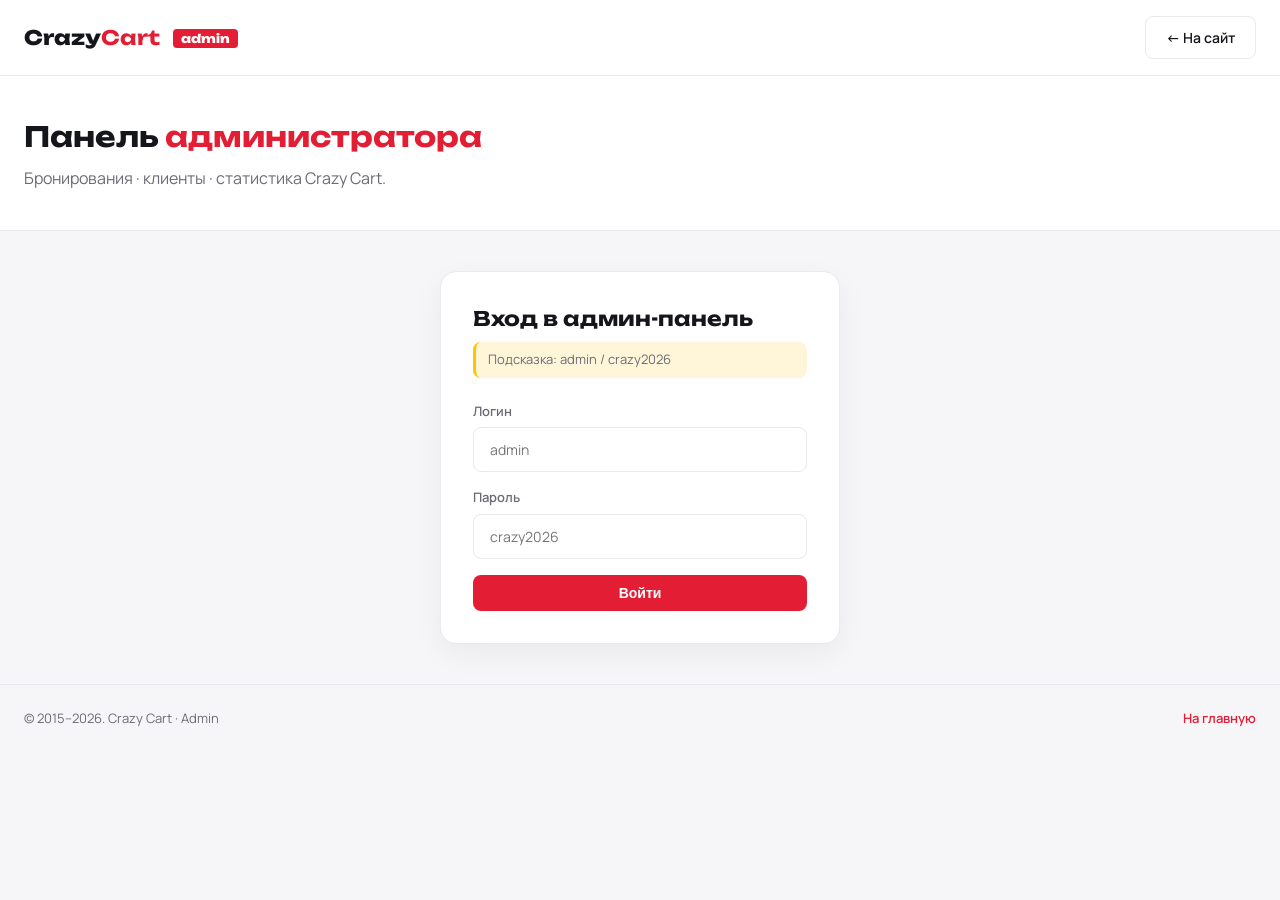
<file: admin.html>
<!DOCTYPE html>
<html lang="ru">
<head>
<meta charset="UTF-8">
<meta name="viewport" content="width=device-width, initial-scale=1.0">
<title>Админ-панель — Crazy Cart Якутск</title>
<link rel="icon" href="data:image/svg+xml,%3Csvg xmlns='http://www.w3.org/2000/svg' viewBox='0 0 100 100'%3E%3Crect width='100' height='100' rx='20' fill='%23e31e34'/%3E%3Ctext x='50' y='68' font-size='58' text-anchor='middle' fill='white' font-family='Arial' font-weight='bold'%3EA%3C/text%3E%3C/svg%3E">
<link rel="preconnect" href="https://fonts.googleapis.com">
<link rel="preconnect" href="https://fonts.gstatic.com" crossorigin>
<link href="https://fonts.googleapis.com/css2?family=Manrope:wght@400;500;600;700;800&family=Unbounded:wght@400;500;600;700;800&display=swap" rel="stylesheet">
<style>
/* Базовые стили для админки (упрощенные, чтобы работало сразу) */
:root { --red: #e31e34; --red-dark: #b91d47; --yellow: #ffc400; --bg: #f6f6f8; --text: #15151c; --muted: #6b6b76; --line: #e9e9ee; }
* { margin: 0; padding: 0; box-sizing: border-box; }
body { font-family: 'Manrope', sans-serif; background: var(--bg); color: var(--text); line-height: 1.5; }
.container { max-width: 1280px; margin: 0 auto; padding: 0 24px; }
.header { background: #fff; border-bottom: 1px solid var(--line); padding: 16px 0; }
.header__inner { display: flex; justify-content: space-between; align-items: center; }
.logo { font-family: 'Unbounded', sans-serif; font-weight: 800; font-size: 20px; color: var(--text); text-decoration: none; }
.logo b { color: var(--red); }
.logo__tag { font-size: 12px; background: var(--red); color: #fff; padding: 2px 8px; border-radius: 4px; vertical-align: middle; margin-left: 8px; }
.btn { display: inline-flex; align-items: center; justify-content: center; padding: 10px 20px; border-radius: 8px; font-weight: 600; font-size: 14px; text-decoration: none; cursor: pointer; border: none; transition: 0.2s; }
.btn--outline { background: transparent; border: 1px solid var(--line); color: var(--text); }
.btn--outline:hover { border-color: var(--red); color: var(--red); }
.btn--primary { background: var(--red); color: #fff; }
.btn--primary:hover { background: var(--red-dark); }
.btn--block { width: 100%; }
.admin-hero { padding: 40px 0; background: #fff; border-bottom: 1px solid var(--line); margin-bottom: 32px; }
.admin-hero__title { font-family: 'Unbounded', sans-serif; font-size: 28px; font-weight: 700; }
.admin-hero__title span { color: var(--red); }
.admin-hero__sub { color: var(--muted); margin-top: 8px; }
.admin-login-section { max-width: 400px; margin: 40px auto; }
.admin-login-card { background: #fff; padding: 32px; border-radius: 16px; border: 1px solid var(--line); box-shadow: 0 10px 30px rgba(0,0,0,0.05); }
.admin-login-card__title { font-family: 'Unbounded', sans-serif; font-size: 20px; margin-bottom: 8px; }
.admin-login-card__hint { font-size: 13px; color: var(--muted); margin-bottom: 24px; background: rgba(255,196,0,0.15); padding: 8px 12px; border-radius: 8px; border-left: 3px solid var(--yellow); }
.form-group { margin-bottom: 16px; }
.form-group label { display: block; font-size: 13px; font-weight: 600; margin-bottom: 6px; color: var(--muted); }
.form-control { width: 100%; padding: 12px 16px; border: 1px solid var(--line); border-radius: 8px; font-size: 14px; font-family: inherit; outline: none; transition: 0.2s; }
.form-control:focus { border-color: var(--red); box-shadow: 0 0 0 3px rgba(227,30,52,0.1); }
.admin-toolbar { display: flex; justify-content: space-between; align-items: center; margin-bottom: 24px; flex-wrap: wrap; gap: 16px; }
.section-title { font-family: 'Unbounded', sans-serif; font-size: 20px; font-weight: 700; }
.section-title span { color: var(--red); }
.stats-grid { display: grid; grid-template-columns: repeat(auto-fit, minmax(220px, 1fr)); gap: 20px; margin-bottom: 32px; }
.stat-card { background: #fff; padding: 24px; border-radius: 16px; border: 1px solid var(--line); }
.stat-card__title { font-size: 13px; color: var(--muted); font-weight: 600; text-transform: uppercase; letter-spacing: 0.05em; }
.stat-card__num { font-family: 'Unbounded', sans-serif; font-size: 28px; font-weight: 700; margin-top: 8px; color: var(--text); }
.stat-card__num span { font-size: 16px; color: var(--muted); }
.admin-card { background: #fff; border-radius: 16px; border: 1px solid var(--line); padding: 24px; margin-bottom: 24px; }
.admin-card__title { font-family: 'Unbounded', sans-serif; font-size: 16px; font-weight: 700; margin-bottom: 20px; display: flex; align-items: center; gap: 8px; }
.admin-table-wrap { overflow-x: auto; }
.admin-table { width: 100%; border-collapse: collapse; min-width: 600px; }
.admin-table th { text-align: left; padding: 12px 16px; font-size: 12px; font-weight: 700; text-transform: uppercase; color: var(--muted); border-bottom: 2px solid var(--line); letter-spacing: 0.05em; }
.admin-table td { padding: 16px; border-bottom: 1px solid var(--line); font-size: 14px; vertical-align: middle; }
.admin-table tr:last-child td { border-bottom: none; }
.admin-empty { text-align: center; padding: 40px; color: var(--muted); font-size: 14px; }
.auth-footer { padding: 24px 0; border-top: 1px solid var(--line); margin-top: 40px; }
.footer-bottom { display: flex; justify-content: space-between; font-size: 13px; color: var(--muted); }
.footer-bottom a { color: var(--red); text-decoration: none; font-weight: 600; }
.anim { animation: fadeIn 0.4s ease-out; }
@keyframes fadeIn { from { opacity: 0; transform: translateY(10px); } to { opacity: 1; transform: translateY(0); } }
</style>
</head>
<body class="admin-page-body">

<header class="header" id="header">
  <div class="container header__inner">
    <a href="index.html" class="logo">Crazy<b>Cart</b> <span class="logo__tag">admin</span></a>
    <div class="header__actions">
      <a href="index.html" class="btn btn--outline">← На сайт</a>
    </div>
  </div>
</header>

<main class="admin-page">
  <section class="admin-hero">
    <div class="container">
      <h1 class="admin-hero__title anim">Панель <span>администратора</span></h1>
      <p class="admin-hero__sub anim">Бронирования · клиенты · статистика Crazy Cart.</p>
    </div>
  </section>

  <div class="container">
    <!-- ЛОГИН -->
    <section class="admin-login-section anim" id="loginSection">
      <div class="admin-login-card">
        <h2 class="admin-login-card__title">Вход в админ-панель</h2>
        <p class="admin-login-card__hint">Подсказка: admin / crazy2026</p>
        <div class="form-group">
          <label for="adminLogin">Логин</label>
          <input type="text" id="adminLogin" class="form-control" placeholder="admin">
        </div>
        <div class="form-group">
          <label for="adminPass">Пароль</label>
          <input type="password" id="adminPass" class="form-control" placeholder="crazy2026">
        </div>
        <button class="btn btn--primary btn--block" onclick="loginAdmin()">Войти</button>
      </div>
    </section>

    <!-- ДАШБОРД -->
    <section id="dashboardSection" style="display:none">
      <div class="admin-toolbar anim">
        <div>
          <h2 class="section-title">Обзор <span>Crazy Cart</span></h2>
        </div>
        <div class="admin-toolbar__actions" style="display:flex; gap:10px;">
          <button class="btn btn--outline" onclick="exportToCSV()">📥 Экспорт CSV</button>
          <button class="btn btn--outline" onclick="logoutAdmin()">Выйти</button>
        </div>
      </div>

      <!-- Статистика -->
      <div class="stats-grid">
        <div class="stat-card anim">
          <div class="stat-card__title">Всего бронирований</div>
          <div class="stat-card__num" id="statOrders">0</div>
        </div>
        <div class="stat-card anim">
          <div class="stat-card__title">Выручка (оценка)</div>
          <div class="stat-card__num" id="statRevenue">0 <span>₽</span></div>
        </div>
        <div class="stat-card anim">
          <div class="stat-card__title">Клиентов в базе</div>
          <div class="stat-card__num" id="statUsers">0</div>
        </div>
        <div class="stat-card anim">
          <div class="stat-card__title">Новых заявок</div>
          <div class="stat-card__num" id="statGuests">0</div>
        </div>
      </div>

      <!-- Лента бронирований -->
      <div class="admin-card anim">
        <h3 class="admin-card__title">🎉 Лента бронирований</h3>
        <div class="admin-table-wrap">
          <table class="admin-table">
            <thead>
              <tr>
                <th>№ / Время</th>
                <th>Тип</th>
                <th>Клиент</th>
                <th>Состав / Тариф</th>
                <th>Сумма</th>
                <th>Статус</th>
              </tr>
            </thead>
            <tbody id="ordersTableBody"></tbody>
          </table>
        </div>
        <p id="noOrders" class="admin-empty">Бронирований пока нет.</p>
      </div>

      <!-- Клиенты -->
      <div class="admin-card anim">
        <h3 class="admin-card__title">👥 База клиентов</h3>
        <div class="admin-table-wrap">
          <table class="admin-table">
            <thead>
              <tr>
                <th>Имя</th>
                <th>Email</th>
                <th>Телефон</th>
                <th>Дата регистрации</th>
                <th>Действия</th>
              </tr>
            </thead>
            <tbody id="usersTableBody"></tbody>
          </table>
        </div>
        <p id="noUsers" class="admin-empty">Пользователей пока нет.</p>
      </div>
    </section>
  </div>
</main>

<footer class="auth-footer">
  <div class="container">
    <div class="footer-bottom" style="border-top:none;margin-top:0;padding-top:0">
      <span>© 2015–2026. Crazy Cart · Admin</span>
      <span><a href="index.html">На главную</a></span>
    </div>
  </div>
</footer>

<!-- ВСТРОЕННЫЙ СКРИПТ АДМИНКИ -->
<script>
// 1. Проверка авторизации
function checkAuth() {
    const isLoggedIn = localStorage.getItem('adminLoggedIn') === 'true';
    const loginSection = document.getElementById('loginSection');
    const dashboardSection = document.getElementById('dashboardSection');
    
    if (isLoggedIn) {
        if(loginSection) loginSection.style.display = 'none';
        if(dashboardSection) dashboardSection.style.display = 'block';
        loadDashboard();
    } else {
        if(loginSection) loginSection.style.display = 'block';
        if(dashboardSection) dashboardSection.style.display = 'none';
    }
}

function loginAdmin() {
    const login = document.getElementById('adminLogin').value;
    const pass = document.getElementById('adminPass').value;
    
    if (login === 'admin' && pass === 'crazy2026') {
        localStorage.setItem('adminLoggedIn', 'true');
        checkAuth();
    } else {
        alert('Неверный логин или пароль!');
    }
}

function logoutAdmin() {
    localStorage.removeItem('adminLoggedIn');
    checkAuth();
}

// 2. Загрузка и отрисовка данных на дашборде
function loadDashboard() {
    const bookings = JSON.parse(localStorage.getItem('crazyCartBookings') || '[]');
    const users = JSON.parse(localStorage.getItem('crazyCartUsers') || '[]');
    
    // Обновление карточек статистики
    document.getElementById('statOrders').textContent = bookings.length;
    document.getElementById('statUsers').textContent = users.length;
    document.getElementById('statGuests').textContent = bookings.filter(b => b.status === 'Новая').length;
    
    // Расчет примерной выручки (заглушка: 15 000 ₽ за бронь для демонстрации)
    const revenue = bookings.length * 15000; 
    document.getElementById('statRevenue').innerHTML = revenue.toLocaleString('ru-RU') + ' <span>₽</span>';

    // Отрисовка таблицы бронирований
    const ordersTableBody = document.getElementById('ordersTableBody');
    const noOrders = document.getElementById('noOrders');
    
    if (ordersTableBody) {
        ordersTableBody.innerHTML = '';
        if (bookings.length === 0) {
            noOrders.style.display = 'block';
        } else {
            noOrders.style.display = 'none';
            bookings.forEach(booking => {
                const tr = document.createElement('tr');
                tr.innerHTML = `
                    <td><strong>${booking.id}</strong><br><small style="color:#6b6b76">${booking.date}</small></td>
                    <td>День рождения</td>
                    <td>${booking.name}<br><small style="color:#6b6b76">${booking.phone}</small></td>
                    <td>${booking.branch}<br><small>Дата события: ${booking.eventDate}</small></td>
                    <td><strong>${booking.amount}</strong></td>
                    <td><span style="background:#e31e34; color:#fff; padding:4px 10px; border-radius:6px; font-size:12px; font-weight:600;">${booking.status}</span></td>
                `;
                ordersTableBody.appendChild(tr);
            });
        }
    }

    // Отрисовка таблицы клиентов
    const usersTableBody = document.getElementById('usersTableBody');
    const noUsers = document.getElementById('noUsers');
    
    if (usersTableBody) {
        usersTableBody.innerHTML = '';
        if (users.length === 0) {
            noUsers.style.display = 'block';
        } else {
            noUsers.style.display = 'none';
            users.forEach(user => {
                const tr = document.createElement('tr');
                tr.innerHTML = `
                    <td>${user.name}</td>
                    <td>${user.email}</td>
                    <td>${user.phone}</td>
                    <td>${user.date}</td>
                    <td><button class="btn btn--outline" style="padding:4px 10px; font-size:12px;" onclick="alert('Функция редактирования клиента')">Изменить</button></td>
                `;
                usersTableBody.appendChild(tr);
            });
        }
    }
}

// 3. Экспорт в CSV (Excel)
function exportToCSV() {
    const bookings = JSON.parse(localStorage.getItem('crazyCartBookings') || '[]');
    if (bookings.length === 0) {
        alert('Нет данных для экспорта');
        return;
    }
    
    let csvContent = "data:text/csv;charset=utf-8,\uFEFF"; // BOM для корректного открытия в Excel
    csvContent += "ID;Дата создания;Имя;Телефон;Дата события;Филиал;Статус;Сумма\n";
    
    bookings.forEach(b => {
        csvContent += `${b.id};${b.date};${b.name};${b.phone};${b.eventDate};${b.branch};${b.status};${b.amount}\n`;
    });
    
    const encodedUri = encodeURI(csvContent);
    const link = document.createElement("a");
    link.setAttribute("href", encodedUri);
    link.setAttribute("download", "bookings_crazy_cart.csv");
    document.body.appendChild(link);
    link.click();
    document.body.removeChild(link);
}

// 4. АВТОМАТИЧЕСКОЕ ОБНОВЛЕНИЕ
// Слушаем изменения в localStorage из других вкладок браузера (например, с index.html)
window.addEventListener('storage', function(e) {
    if (e.key === 'crazyCartBookings' || e.key === 'crazyCartUsers') {
        loadDashboard(); // Мгновенно перерисовываем таблицы при новой заявке
    }
});

// Инициализация при загрузке страницы
document.addEventListener('DOMContentLoaded', () => {
    checkAuth();
    
    // Дополнительное фоновое обновление каждые 5 секунд (на случай, если вкладка была неактивна)
    setInterval(() => {
        if (localStorage.getItem('adminLoggedIn') === 'true') {
            loadDashboard();
        }
    }, 5000);
});
</script>
</body>
</html>
</file>
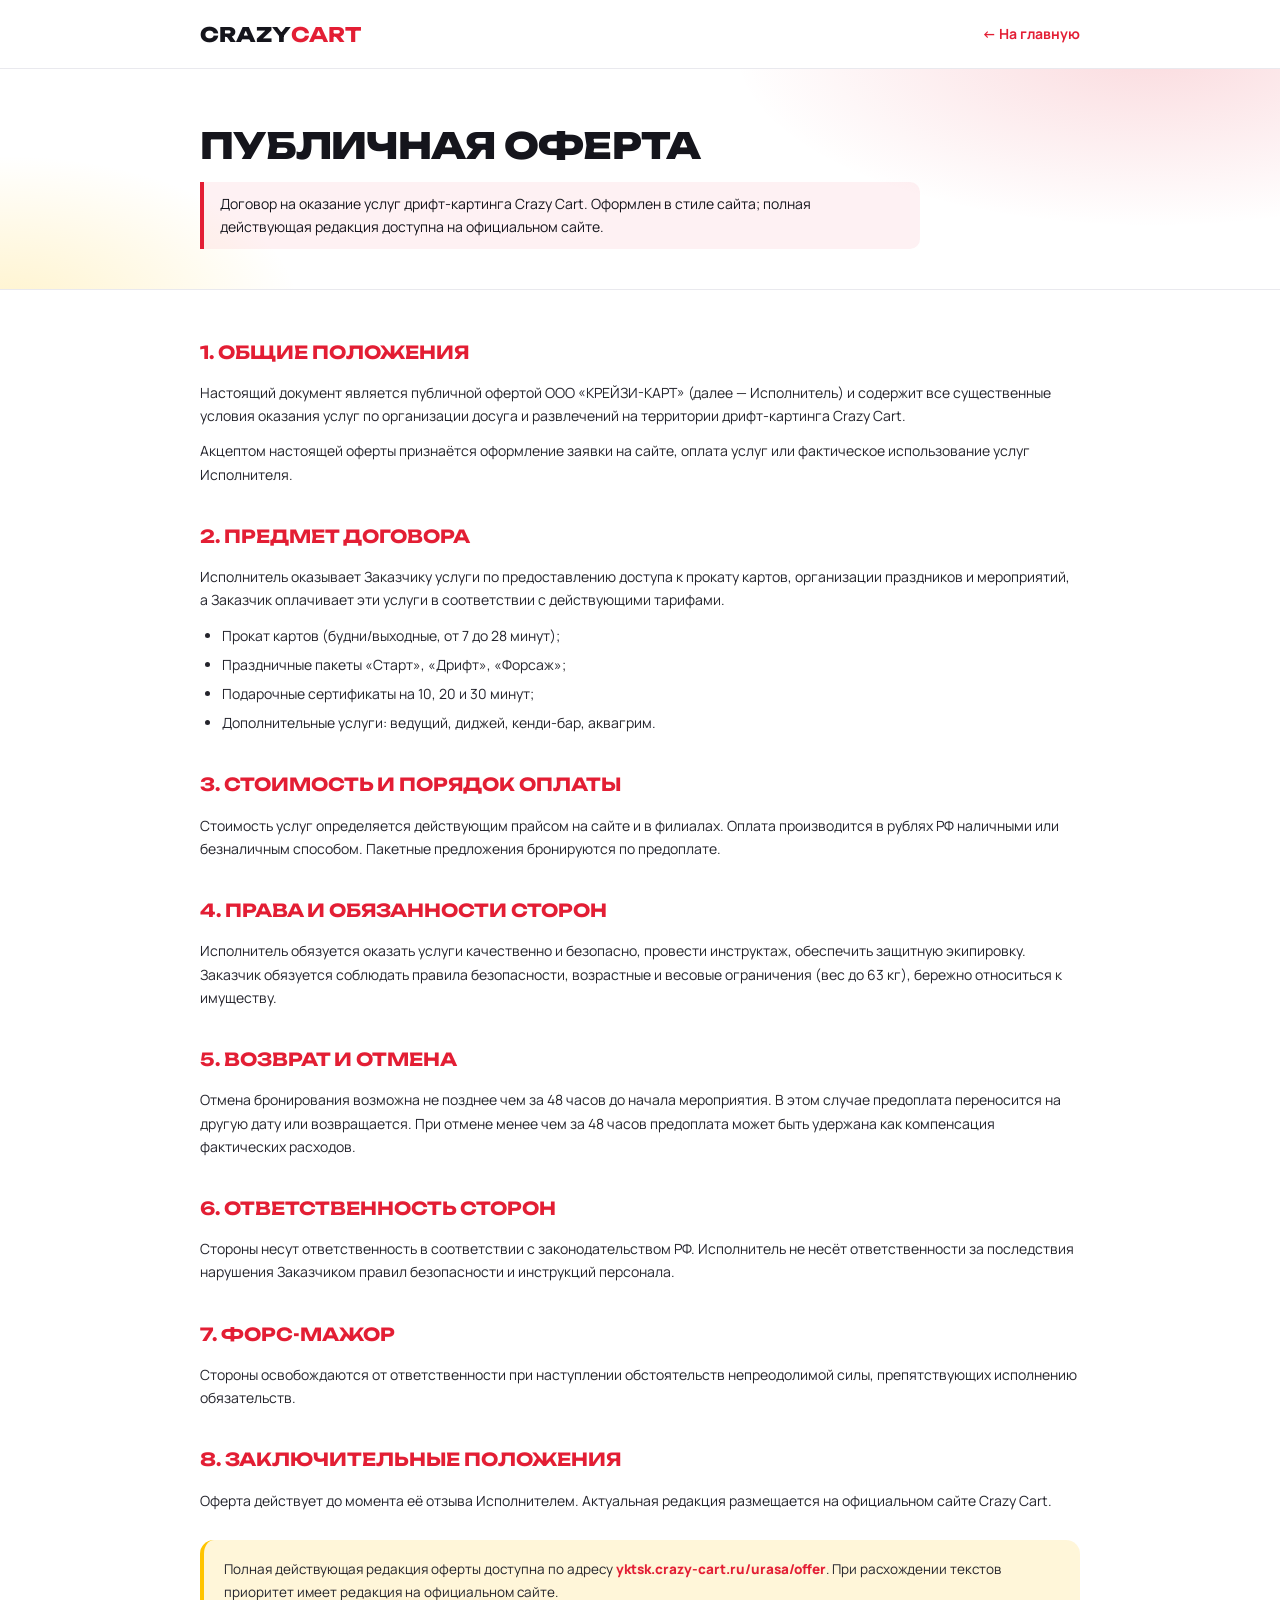
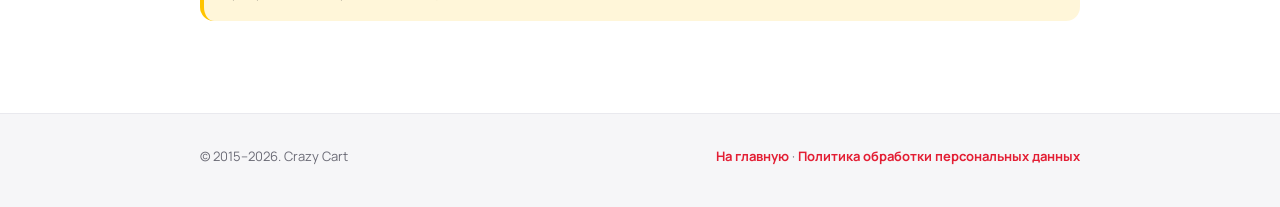
<file: offer.html>
<!DOCTYPE html>
<html lang="ru">
<head>
<meta charset="UTF-8">
<meta name="viewport" content="width=1280">
<title>Оферта — Crazy Cart</title>
<link rel="preconnect" href="https://fonts.googleapis.com">
<link rel="preconnect" href="https://fonts.gstatic.com" crossorigin>
<link href="https://fonts.googleapis.com/css2?family=Manrope:wght@400;500;600;700;800&family=Unbounded:wght@400;500;600;700;800&display=swap" rel="stylesheet">
<style>
:root{
  --red:#e31e34;--red-dark:#b91d47;--yellow:#ffc400;
  --bg:#fff;--bg-soft:#f6f6f8;--text:#15151c;--muted:#6b6b76;--line:#e9e9ee;
  --maxw:960px;
  --font-title:'Unbounded','Manrope',sans-serif;
  --font-text:'Manrope','Unbounded',sans-serif;
}
*{margin:0;padding:0;box-sizing:border-box}
body{font-family:var(--font-text);color:var(--text);background:var(--bg);line-height:1.65;font-size:15px;-webkit-font-smoothing:antialiased}
a{color:var(--red);text-decoration:none}
a:hover{text-decoration:underline}
.container{max-width:var(--maxw);margin:0 auto;padding:0 40px}
header{position:sticky;top:0;z-index:100;background:rgba(255,255,255,.94);backdrop-filter:blur(10px);border-bottom:1px solid var(--line)}
.topbar{display:flex;align-items:center;justify-content:space-between;height:68px;gap:24px}
.logo{font-family:var(--font-title);font-weight:800;font-size:20px;text-transform:uppercase}
.logo b{color:var(--red)}
.back{font-weight:700;font-size:14px;color:var(--red)}
.back:before{content:'← ';}
.hero-doc{
  background:radial-gradient(700px 300px at 90% -10%,rgba(227,30,52,.16),transparent 60%),
             radial-gradient(500px 260px at 0% 110%,rgba(255,196,0,.2),transparent 60%),#fff;
  padding:56px 0 40px;border-bottom:1px solid var(--line);
}
.hero-doc h1{font-family:var(--font-title);font-weight:800;font-size:clamp(24px,3vw,36px);line-height:1.15;text-transform:uppercase;letter-spacing:-.02em;max-width:820px}
.hero-doc .lead{margin-top:16px;font-size:14px;max-width:720px;padding:10px 16px;border-left:4px solid var(--red);background:rgba(227,30,52,.06);border-radius:0 10px 10px 0}
.doc{padding:48px 0 64px}
.doc h2{font-family:var(--font-title);font-weight:700;font-size:18px;text-transform:uppercase;margin:36px 0 14px;color:var(--red)}
.doc h2:first-child{margin-top:0}
.doc p{margin:0 0 12px;font-size:14px;color:#24242c}
.doc ul{margin:0 0 14px 22px;display:flex;flex-direction:column;gap:6px}
.doc li{font-size:14px;color:#24242c}
.notice{
  margin:28px 0;padding:18px 20px;border-radius:14px;
  background:rgba(255,196,0,.15);border-left:4px solid var(--yellow);
  font-size:13.5px;color:#24242c;
}
.notice a{font-weight:800}
footer{padding:32px 0 40px;border-top:1px solid var(--line);background:var(--bg-soft)}
.footer-row{display:flex;justify-content:space-between;flex-wrap:wrap;gap:14px;color:var(--muted);font-size:13px}
.footer-row a{color:var(--red);font-weight:700}
</style>
</head>
<body>

<header>
  <div class="container topbar">
    <div class="logo">Crazy<b>Cart</b></div>
    <a href="index.html" class="back">На главную</a>
  </div>
</header>

<div class="hero-doc">
  <div class="container">
    <h1>Публичная оферта</h1>
    <p class="lead">Договор на оказание услуг дрифт-картинга Crazy Cart. Оформлен в стиле сайта; полная действующая редакция доступна на официальном сайте.</p>
  </div>
</div>

<main class="doc">
  <div class="container">

    <h2>1. Общие положения</h2>
    <p>Настоящий документ является публичной офертой ООО «КРЕЙЗИ-КАРТ» (далее — Исполнитель) и содержит все существенные условия оказания услуг по организации досуга и развлечений на территории дрифт-картинга Crazy Cart.</p>
    <p>Акцептом настоящей оферты признаётся оформление заявки на сайте, оплата услуг или фактическое использование услуг Исполнителя.</p>

    <h2>2. Предмет договора</h2>
    <p>Исполнитель оказывает Заказчику услуги по предоставлению доступа к прокату картов, организации праздников и мероприятий, а Заказчик оплачивает эти услуги в соответствии с действующими тарифами.</p>
    <ul>
      <li>Прокат картов (будни/выходные, от 7 до 28 минут);</li>
      <li>Праздничные пакеты «Старт», «Дрифт», «Форсаж»;</li>
      <li>Подарочные сертификаты на 10, 20 и 30 минут;</li>
      <li>Дополнительные услуги: ведущий, диджей, кенди-бар, аквагрим.</li>
    </ul>

    <h2>3. Стоимость и порядок оплаты</h2>
    <p>Стоимость услуг определяется действующим прайсом на сайте и в филиалах. Оплата производится в рублях РФ наличными или безналичным способом. Пакетные предложения бронируются по предоплате.</p>

    <h2>4. Права и обязанности сторон</h2>
    <p>Исполнитель обязуется оказать услуги качественно и безопасно, провести инструктаж, обеспечить защитную экипировку. Заказчик обязуется соблюдать правила безопасности, возрастные и весовые ограничения (вес до 63 кг), бережно относиться к имуществу.</p>

    <h2>5. Возврат и отмена</h2>
    <p>Отмена бронирования возможна не позднее чем за 48 часов до начала мероприятия. В этом случае предоплата переносится на другую дату или возвращается. При отмене менее чем за 48 часов предоплата может быть удержана как компенсация фактических расходов.</p>

    <h2>6. Ответственность сторон</h2>
    <p>Стороны несут ответственность в соответствии с законодательством РФ. Исполнитель не несёт ответственности за последствия нарушения Заказчиком правил безопасности и инструкций персонала.</p>

    <h2>7. Форс-мажор</h2>
    <p>Стороны освобождаются от ответственности при наступлении обстоятельств непреодолимой силы, препятствующих исполнению обязательств.</p>

    <h2>8. Заключительные положения</h2>
    <p>Оферта действует до момента её отзыва Исполнителем. Актуальная редакция размещается на официальном сайте Crazy Cart.</p>

    <div class="notice">
      Полная действующая редакция оферты доступна по адресу
      <a href="https://yktsk.crazy-cart.ru/urasa/offer" target="_blank" rel="noopener">yktsk.crazy-cart.ru/urasa/offer</a>.
      При расхождении текстов приоритет имеет редакция на официальном сайте.
    </div>

  </div>
</main>

<footer>
  <div class="container footer-row">
    <span>© 2015–2026. Crazy Cart</span>
    <span><a href="index.html">На главную</a> · <a href="policy.html">Политика обработки персональных данных</a></span>
  </div>
</footer>

</body>
</html>
</file>
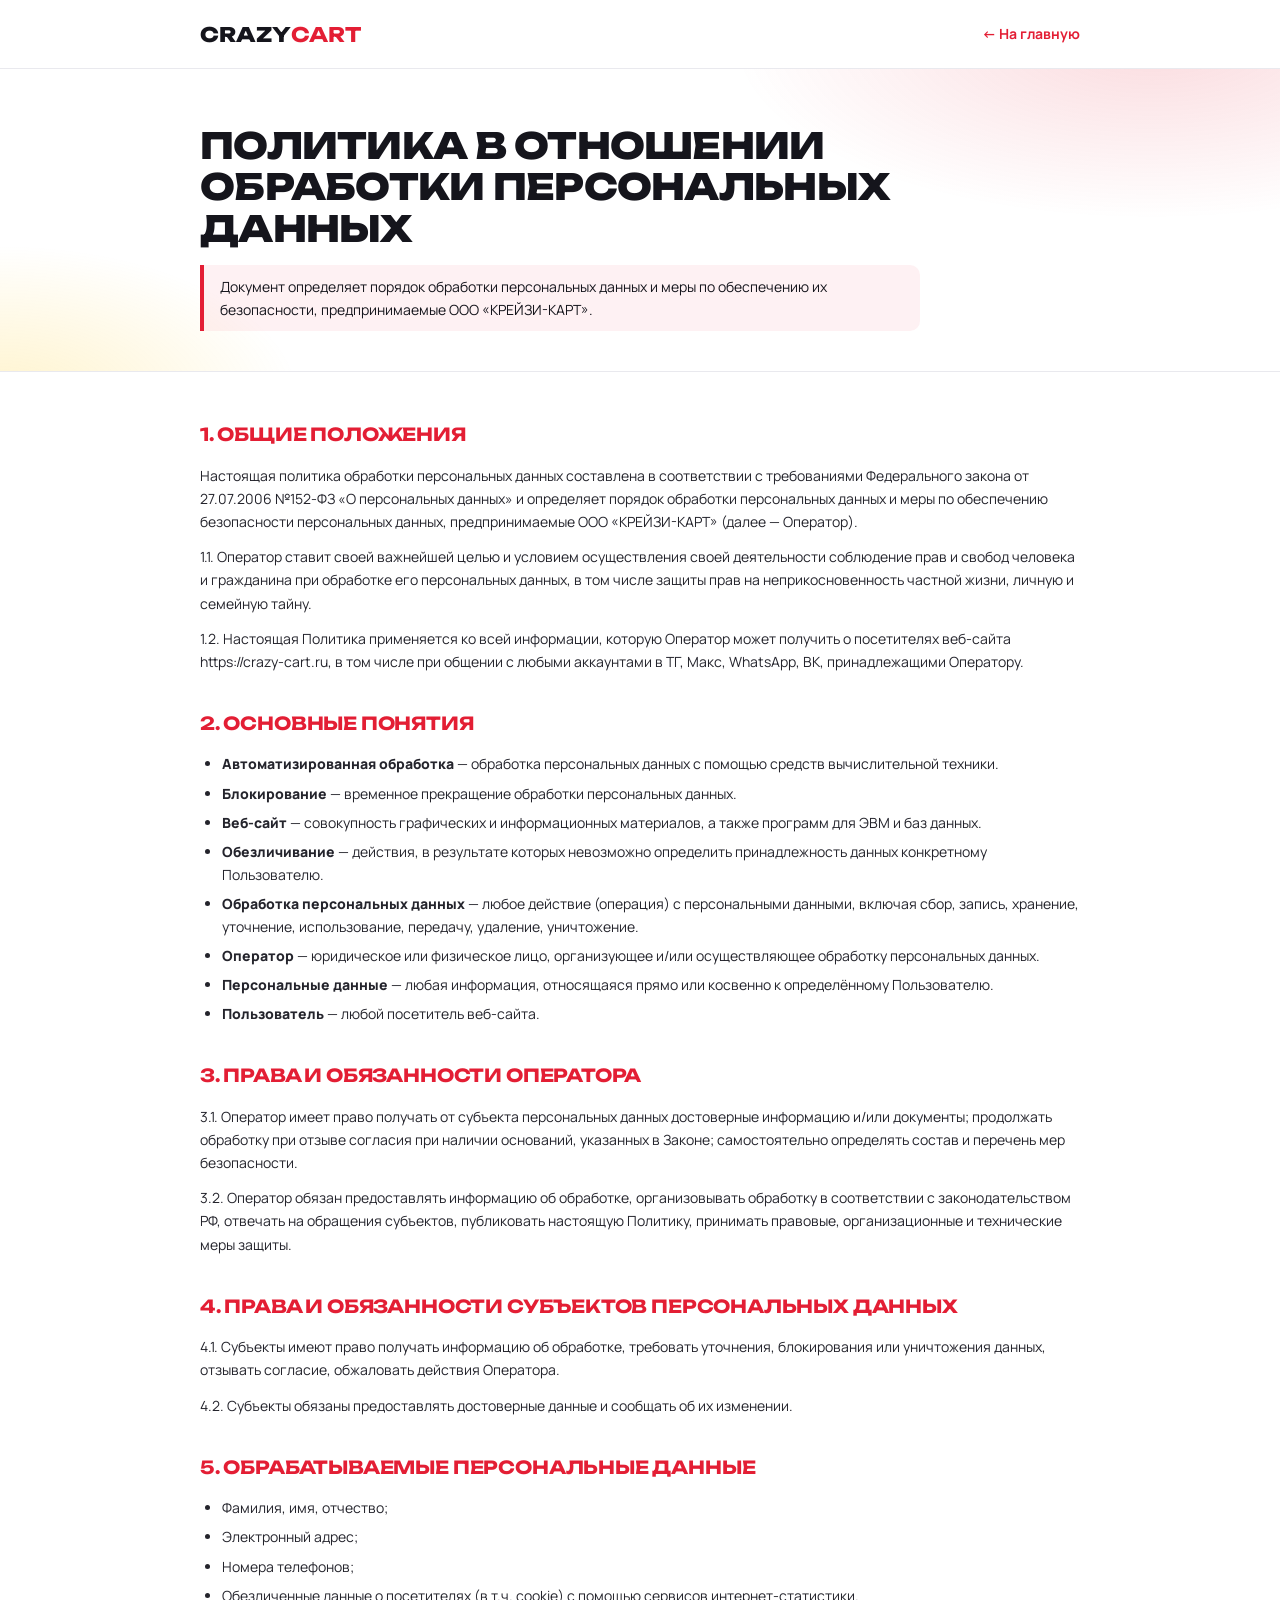
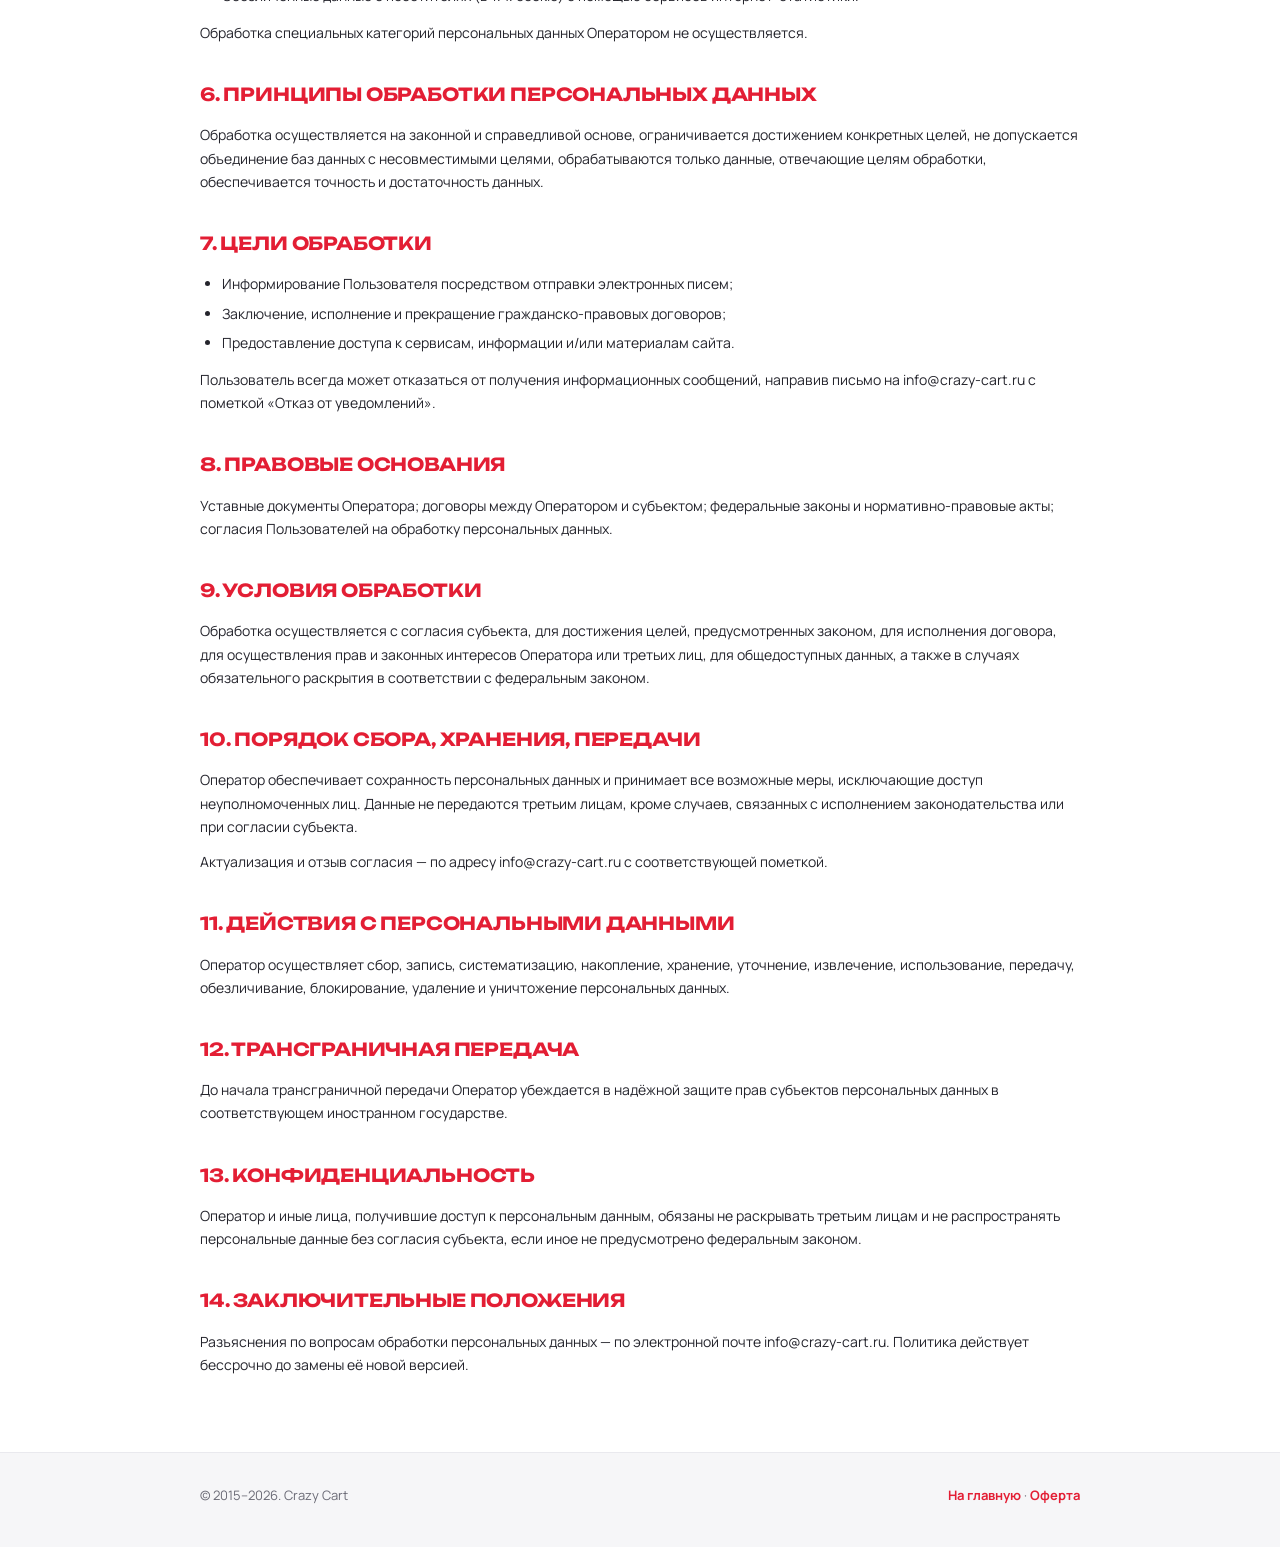
<file: policy.html>
<!DOCTYPE html>
<html lang="ru">
<head>
<meta charset="UTF-8">
<meta name="viewport" content="width=1280">
<title>Политика обработки персональных данных — Crazy Cart</title>
<link rel="preconnect" href="https://fonts.googleapis.com">
<link rel="preconnect" href="https://fonts.gstatic.com" crossorigin>
<link href="https://fonts.googleapis.com/css2?family=Manrope:wght@400;500;600;700;800&family=Unbounded:wght@400;500;600;700;800&display=swap" rel="stylesheet">
<style>
:root{
  --red:#e31e34;--red-dark:#b91d47;--yellow:#ffc400;
  --bg:#fff;--bg-soft:#f6f6f8;--text:#15151c;--muted:#6b6b76;--line:#e9e9ee;
  --maxw:960px;
  --font-title:'Unbounded','Manrope',sans-serif;
  --font-text:'Manrope','Unbounded',sans-serif;
}
*{margin:0;padding:0;box-sizing:border-box}
body{font-family:var(--font-text);color:var(--text);background:var(--bg);line-height:1.65;font-size:15px;-webkit-font-smoothing:antialiased}
a{color:var(--red);text-decoration:none}
a:hover{text-decoration:underline}
.container{max-width:var(--maxw);margin:0 auto;padding:0 40px}

header{position:sticky;top:0;z-index:100;background:rgba(255,255,255,.94);backdrop-filter:blur(10px);border-bottom:1px solid var(--line)}
.topbar{display:flex;align-items:center;justify-content:space-between;height:68px;gap:24px}
.logo{font-family:var(--font-title);font-weight:800;font-size:20px;text-transform:uppercase}
.logo b{color:var(--red)}
.back{font-weight:700;font-size:14px;color:var(--red)}
.back:before{content:'← ';}

.hero-doc{
  background:radial-gradient(700px 300px at 90% -10%,rgba(227,30,52,.16),transparent 60%),
             radial-gradient(500px 260px at 0% 110%,rgba(255,196,0,.2),transparent 60%),#fff;
  padding:56px 0 40px;border-bottom:1px solid var(--line);
}
.hero-doc h1{
  font-family:var(--font-title);font-weight:800;font-size:clamp(24px,3vw,36px);
  line-height:1.15;text-transform:uppercase;letter-spacing:-.02em;max-width:820px;
}
.hero-doc .lead{
  margin-top:16px;color:var(--text);font-size:14px;max-width:720px;
  padding:10px 16px;border-left:4px solid var(--red);background:rgba(227,30,52,.06);
  border-radius:0 10px 10px 0;
}

.doc{padding:48px 0 64px}
.doc h2{
  font-family:var(--font-title);font-weight:700;font-size:18px;
  text-transform:uppercase;letter-spacing:-.01em;margin:36px 0 14px;color:var(--red);
}
.doc h2:first-child{margin-top:0}
.doc p{margin:0 0 12px;font-size:14px;color:#24242c}
.doc ul{margin:0 0 14px 22px;display:flex;flex-direction:column;gap:6px}
.doc li{font-size:14px;color:#24242c}
.doc strong{font-weight:800}

footer{padding:32px 0 40px;border-top:1px solid var(--line);background:var(--bg-soft)}
.footer-row{display:flex;justify-content:space-between;flex-wrap:wrap;gap:14px;color:var(--muted);font-size:13px}
.footer-row a{color:var(--red);font-weight:700}
</style>
</head>
<body>

<header>
  <div class="container topbar">
    <div class="logo">Crazy<b>Cart</b></div>
    <a href="index.html" class="back">На главную</a>
  </div>
</header>

<div class="hero-doc">
  <div class="container">
    <h1>Политика в отношении обработки персональных данных</h1>
    <p class="lead">Документ определяет порядок обработки персональных данных и меры по обеспечению их безопасности, предпринимаемые ООО «КРЕЙЗИ-КАРТ».</p>
  </div>
</div>

<main class="doc">
  <div class="container">

    <h2>1. Общие положения</h2>
    <p>Настоящая политика обработки персональных данных составлена в соответствии с требованиями Федерального закона от 27.07.2006 №152-ФЗ «О персональных данных» и определяет порядок обработки персональных данных и меры по обеспечению безопасности персональных данных, предпринимаемые ООО «КРЕЙЗИ-КАРТ» (далее — Оператор).</p>
    <p>1.1. Оператор ставит своей важнейшей целью и условием осуществления своей деятельности соблюдение прав и свобод человека и гражданина при обработке его персональных данных, в том числе защиты прав на неприкосновенность частной жизни, личную и семейную тайну.</p>
    <p>1.2. Настоящая Политика применяется ко всей информации, которую Оператор может получить о посетителях веб-сайта https://crazy-cart.ru, в том числе при общении с любыми аккаунтами в ТГ, Макс, WhatsApp, ВК, принадлежащими Оператору.</p>

    <h2>2. Основные понятия</h2>
    <ul>
      <li><strong>Автоматизированная обработка</strong> — обработка персональных данных с помощью средств вычислительной техники.</li>
      <li><strong>Блокирование</strong> — временное прекращение обработки персональных данных.</li>
      <li><strong>Веб-сайт</strong> — совокупность графических и информационных материалов, а также программ для ЭВМ и баз данных.</li>
      <li><strong>Обезличивание</strong> — действия, в результате которых невозможно определить принадлежность данных конкретному Пользователю.</li>
      <li><strong>Обработка персональных данных</strong> — любое действие (операция) с персональными данными, включая сбор, запись, хранение, уточнение, использование, передачу, удаление, уничтожение.</li>
      <li><strong>Оператор</strong> — юридическое или физическое лицо, организующее и/или осуществляющее обработку персональных данных.</li>
      <li><strong>Персональные данные</strong> — любая информация, относящаяся прямо или косвенно к определённому Пользователю.</li>
      <li><strong>Пользователь</strong> — любой посетитель веб-сайта.</li>
    </ul>

    <h2>3. Права и обязанности Оператора</h2>
    <p>3.1. Оператор имеет право получать от субъекта персональных данных достоверные информацию и/или документы; продолжать обработку при отзыве согласия при наличии оснований, указанных в Законе; самостоятельно определять состав и перечень мер безопасности.</p>
    <p>3.2. Оператор обязан предоставлять информацию об обработке, организовывать обработку в соответствии с законодательством РФ, отвечать на обращения субъектов, публиковать настоящую Политику, принимать правовые, организационные и технические меры защиты.</p>

    <h2>4. Права и обязанности субъектов персональных данных</h2>
    <p>4.1. Субъекты имеют право получать информацию об обработке, требовать уточнения, блокирования или уничтожения данных, отзывать согласие, обжаловать действия Оператора.</p>
    <p>4.2. Субъекты обязаны предоставлять достоверные данные и сообщать об их изменении.</p>

    <h2>5. Обрабатываемые персональные данные</h2>
    <ul>
      <li>Фамилия, имя, отчество;</li>
      <li>Электронный адрес;</li>
      <li>Номера телефонов;</li>
      <li>Обезличенные данные о посетителях (в т.ч. cookie) с помощью сервисов интернет-статистики.</li>
    </ul>
    <p>Обработка специальных категорий персональных данных Оператором не осуществляется.</p>

    <h2>6. Принципы обработки персональных данных</h2>
    <p>Обработка осуществляется на законной и справедливой основе, ограничивается достижением конкретных целей, не допускается объединение баз данных с несовместимыми целями, обрабатываются только данные, отвечающие целям обработки, обеспечивается точность и достаточность данных.</p>

    <h2>7. Цели обработки</h2>
    <ul>
      <li>Информирование Пользователя посредством отправки электронных писем;</li>
      <li>Заключение, исполнение и прекращение гражданско-правовых договоров;</li>
      <li>Предоставление доступа к сервисам, информации и/или материалам сайта.</li>
    </ul>
    <p>Пользователь всегда может отказаться от получения информационных сообщений, направив письмо на info@crazy-cart.ru с пометкой «Отказ от уведомлений».</p>

    <h2>8. Правовые основания</h2>
    <p>Уставные документы Оператора; договоры между Оператором и субъектом; федеральные законы и нормативно-правовые акты; согласия Пользователей на обработку персональных данных.</p>

    <h2>9. Условия обработки</h2>
    <p>Обработка осуществляется с согласия субъекта, для достижения целей, предусмотренных законом, для исполнения договора, для осуществления прав и законных интересов Оператора или третьих лиц, для общедоступных данных, а также в случаях обязательного раскрытия в соответствии с федеральным законом.</p>

    <h2>10. Порядок сбора, хранения, передачи</h2>
    <p>Оператор обеспечивает сохранность персональных данных и принимает все возможные меры, исключающие доступ неуполномоченных лиц. Данные не передаются третьим лицам, кроме случаев, связанных с исполнением законодательства или при согласии субъекта.</p>
    <p>Актуализация и отзыв согласия — по адресу info@crazy-cart.ru с соответствующей пометкой.</p>

    <h2>11. Действия с персональными данными</h2>
    <p>Оператор осуществляет сбор, запись, систематизацию, накопление, хранение, уточнение, извлечение, использование, передачу, обезличивание, блокирование, удаление и уничтожение персональных данных.</p>

    <h2>12. Трансграничная передача</h2>
    <p>До начала трансграничной передачи Оператор убеждается в надёжной защите прав субъектов персональных данных в соответствующем иностранном государстве.</p>

    <h2>13. Конфиденциальность</h2>
    <p>Оператор и иные лица, получившие доступ к персональным данным, обязаны не раскрывать третьим лицам и не распространять персональные данные без согласия субъекта, если иное не предусмотрено федеральным законом.</p>

    <h2>14. Заключительные положения</h2>
    <p>Разъяснения по вопросам обработки персональных данных — по электронной почте info@crazy-cart.ru. Политика действует бессрочно до замены её новой версией.</p>

  </div>
</main>

<footer>
  <div class="container footer-row">
    <span>© 2015–2026. Crazy Cart</span>
    <span><a href="index.html">На главную</a> · <a href="offer.html">Оферта</a></span>
  </div>
</footer>

</body>
</html>
</file>
